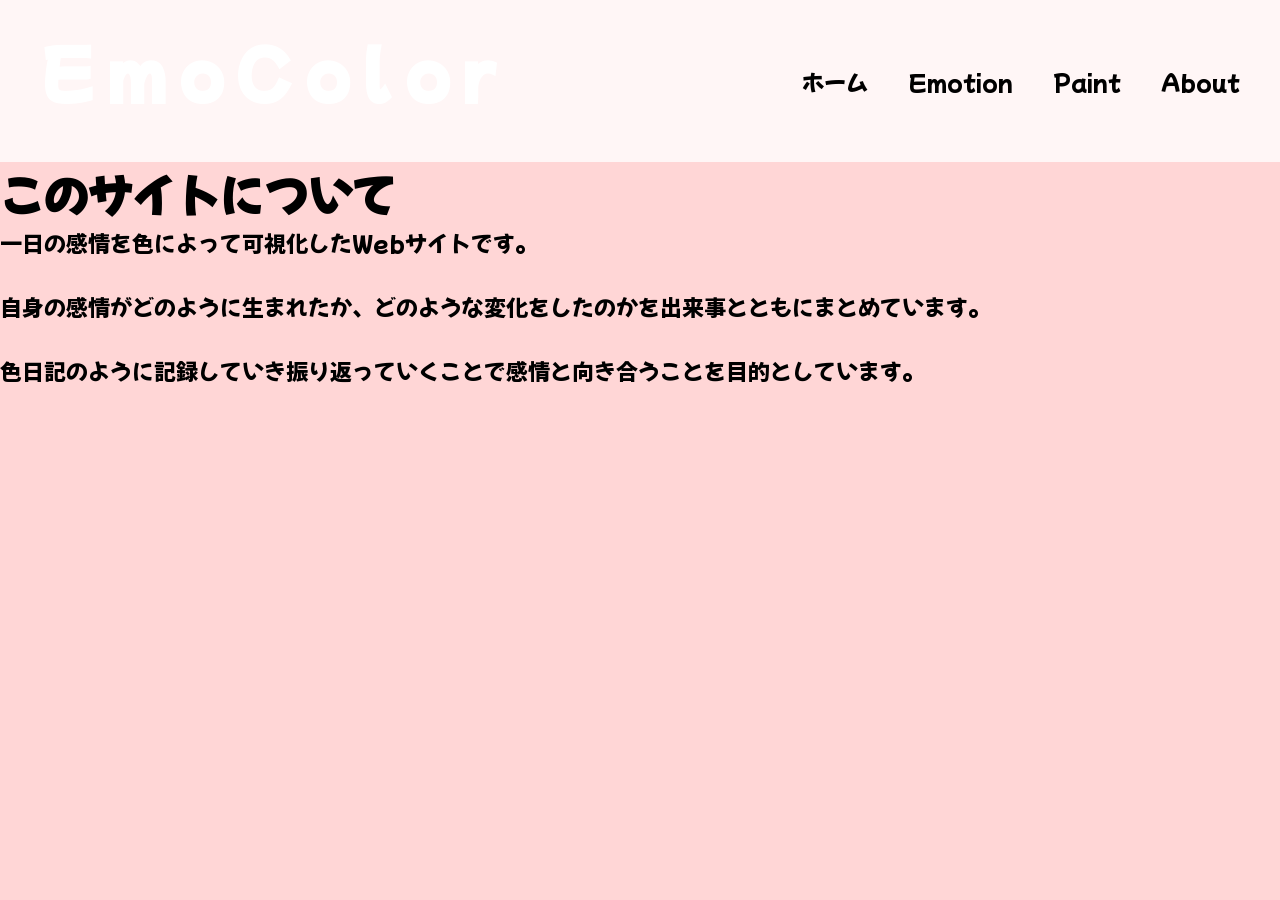
<file: about.html>
<!DOCTYPE html>
<html lang="ja">
<head>
    <meta charset="UTF-8">
    <title>ABOUT</title>
    <link rel="stylesheet" href="style.css">
    <link rel="preconnect" href="https://fonts.googleapis.com">
<link rel="preconnect" href="https://fonts.gstatic.com" crossorigin>
<link href="https://fonts.googleapis.com/css2?family=Mochiy+Pop+One&display=swap" rel="stylesheet">
</head>
<body>

<header>

    <h1 class="logo">EmoColor</h1>

    <nav id="nav">

        <ul>
            <li><a href="index.html">ホーム</a></li>
            <li><a href="emotion.html">Emotion</a></li>
            <li><a href="paint.html">Paint</a></li>
            <li><a href="about.html">About</a></li>
        </ul>

    </nav>

</header>

<body>
<main> 
    <h1>このサイトについて</h1>
    <p>一日の感情を色によって可視化したWebサイトです。</p>
    <br>
    <p>自身の感情がどのように生まれたか、どのような変化をしたのかを出来事とともにまとめています。</p>
    <br>
    <p>色日記のように記録していき振り返っていくことで感情と向き合うことを目的としています。</p>
</main>
<script>
const colors = [
    "#FFD6D6",
    "#A7C7E7",
    "#FFB347",
    "#FF6961",
    "#77DD77",
    "#CDB4DB"
];

let index = 0;

/* 背景初期色 */
document.body.style.backgroundColor = colors[0];

/* スプラッシュ */
window.addEventListener("load", () => {
    const splash = document.getElementById("splash");

    if (sessionStorage.getItem("visited")) {
        splash.style.display = "none";
    } else {
        sessionStorage.setItem("visited", "true");

        setTimeout(() => {
            splash.classList.add("hide");

            setTimeout(() => {
                splash.style.display = "none";
            }, 1000);

        }, 3000);
    }
});

/* 背景色変更 */
setInterval(() => {
    index = (index + 1) % colors.length;
    document.body.style.backgroundColor = colors[index];
}, 5000);
</script>
</body>
</file>
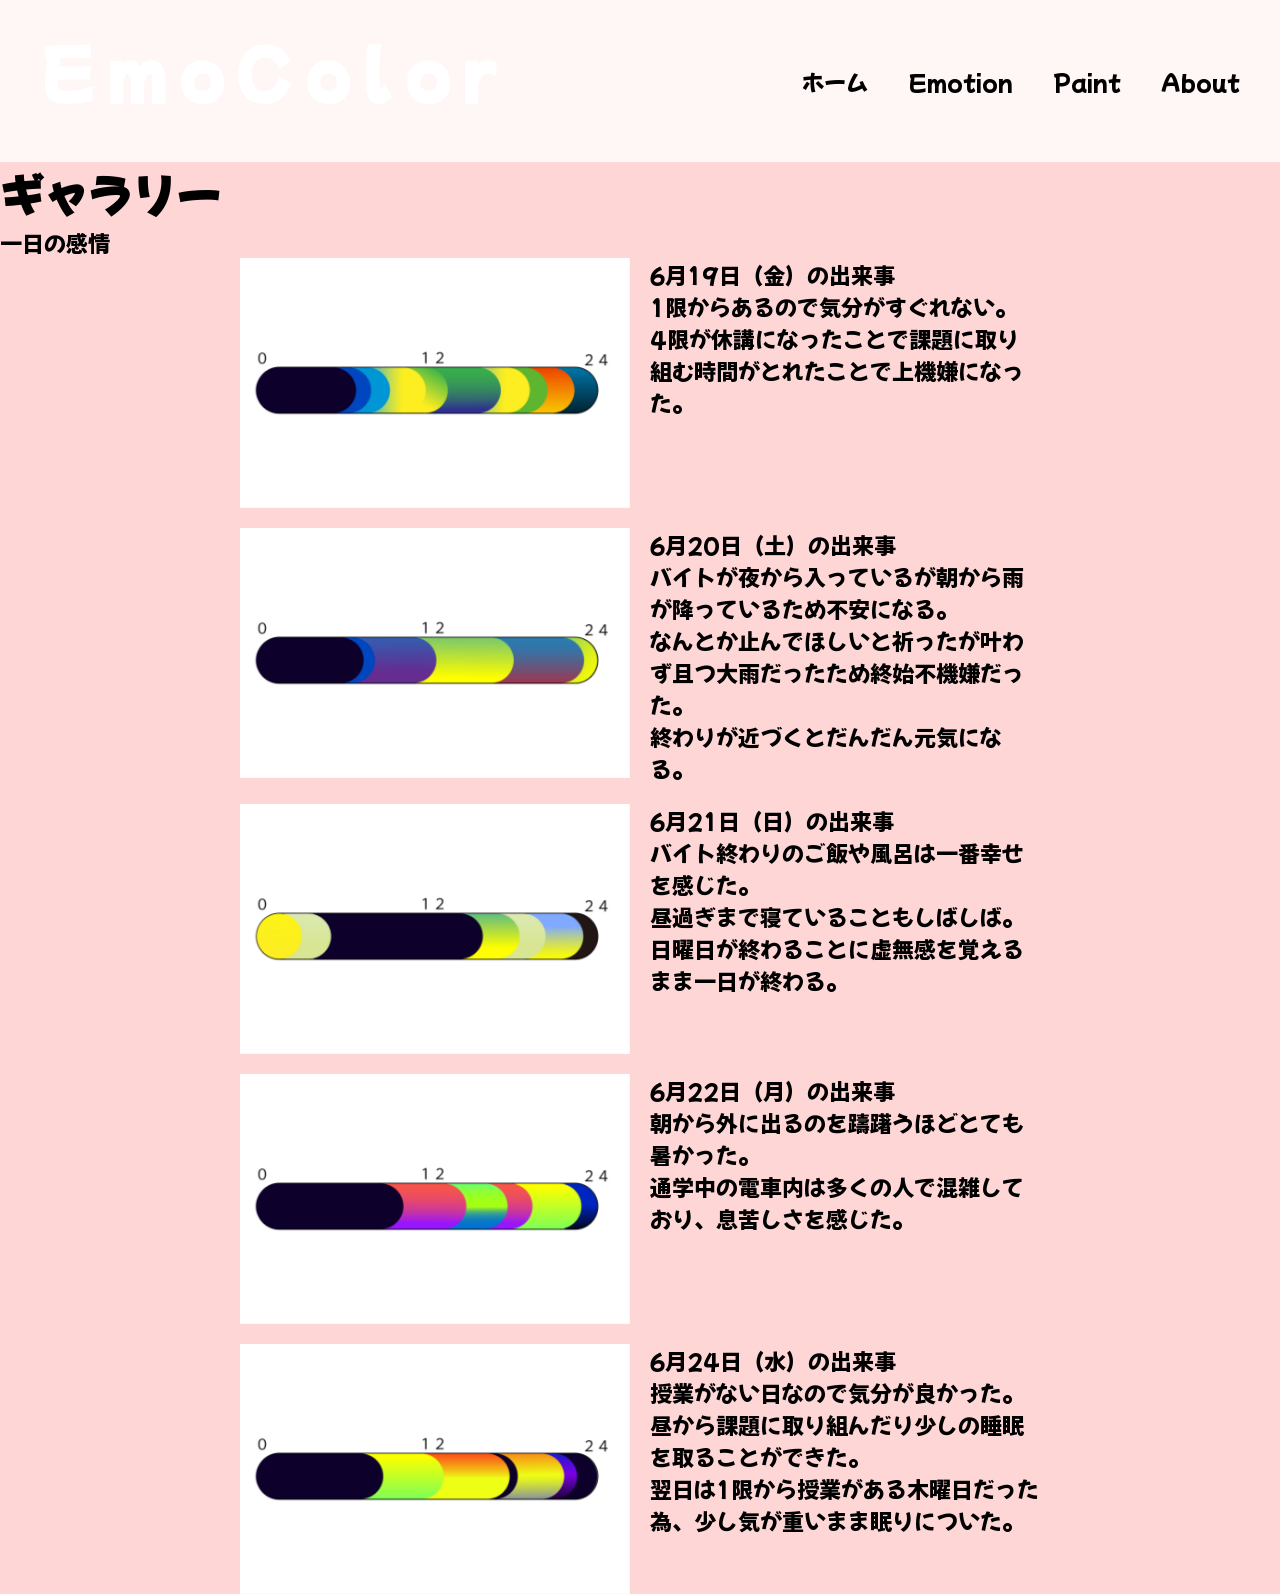
<file: emotion.html>
<!DOCTYPE html>
<html lang="ja">
<head>
    <meta charset="UTF-8">
    <title>CONTENT</title>
    <link rel="stylesheet" href="style.css">
    <link rel="preconnect" href="https://fonts.googleapis.com">
<link rel="preconnect" href="https://fonts.gstatic.com" crossorigin>
<link href="https://fonts.googleapis.com/css2?family=Mochiy+Pop+One&display=swap" rel="stylesheet">
</head>
<body>

<header>

    <h1 class="logo">EmoColor</h1>

    <nav id="nav">

        <ul>
            <li><a href="index.html">ホーム</a></li>
            <li><a href="emotion.html">Emotion</a></li>
            <li><a href="paint.html">Paint</a></li>
            <li><a href="about.html">About</a></li>
        </ul>

    </nav>

</header>

<main>
    <h1>ギャラリー</h1>
    <p>一日の感情</p>
</div>

</div>
<div class="image-grid">
    <img src="images/1st.png" alt="画像1">
    <p>
        6月19日（金）の出来事
        <br>1限からあるので気分がすぐれない。
        <br>4限が休講になったことで課題に取り組む時間がとれたことで上機嫌になった。<br>
    </p>
    <img src="images/2nd.png" alt="画像2">
    <p>
        6月20日（土）の出来事<br>
        バイトが夜から入っているが朝から雨が降っているため不安になる。
        <br>なんとか止んでほしいと祈ったが叶わず且つ大雨だったため終始不機嫌だった。
        <br>終わりが近づくとだんだん元気になる。    </p>
    <img src="images/3rd.png" alt="画像3">
    <p>
        6月21日（日）の出来事<br>
        バイト終わりのご飯や風呂は一番幸せを感じた。
        <br>昼過ぎまで寝ていることもしばしば。
        <br>日曜日が終わることに虚無感を覚えるまま一日が終わる。
    </p>
    <img src="images/4th.png" alt="画像4">
    <p>
        6月22日（月）の出来事<br>
        朝から外に出るのを躊躇うほどとても暑かった。
        <br>通学中の電車内は多くの人で混雑しており、息苦しさを感じた。
        <br>
    </p>
    <img src="images/5th.png" alt="画像5">
    <p>
        6月24日（水）の出来事<br>
        授業がない日なので気分が良かった。
        <br>昼から課題に取り組んだり少しの睡眠を取ることができた。
        <br>翌日は1限から授業がある木曜日だった為、少し気が重いまま眠りについた。
    </p>
</div>
<body>
    <script>
const colors = [
    "#FFD6D6",
    "#A7C7E7",
    "#FFB347",
    "#FF6961",
    "#77DD77",
    "#CDB4DB"
];

let index = 0;

/* 背景初期色 */
document.body.style.backgroundColor = colors[0];

/* スプラッシュ */
window.addEventListener("load", () => {
    const splash = document.getElementById("splash");

    if (sessionStorage.getItem("visited")) {
        splash.style.display = "none";
    } else {
        sessionStorage.setItem("visited", "true");

        setTimeout(() => {
            splash.classList.add("hide");

            setTimeout(() => {
                splash.style.display = "none";
            }, 1000);

        }, 3000);
    }
});

/* 背景色変更 */
setInterval(() => {
    index = (index + 1) % colors.length;
    document.body.style.backgroundColor = colors[index];
}, 5000);
</script>
</body>
</html>
</file>
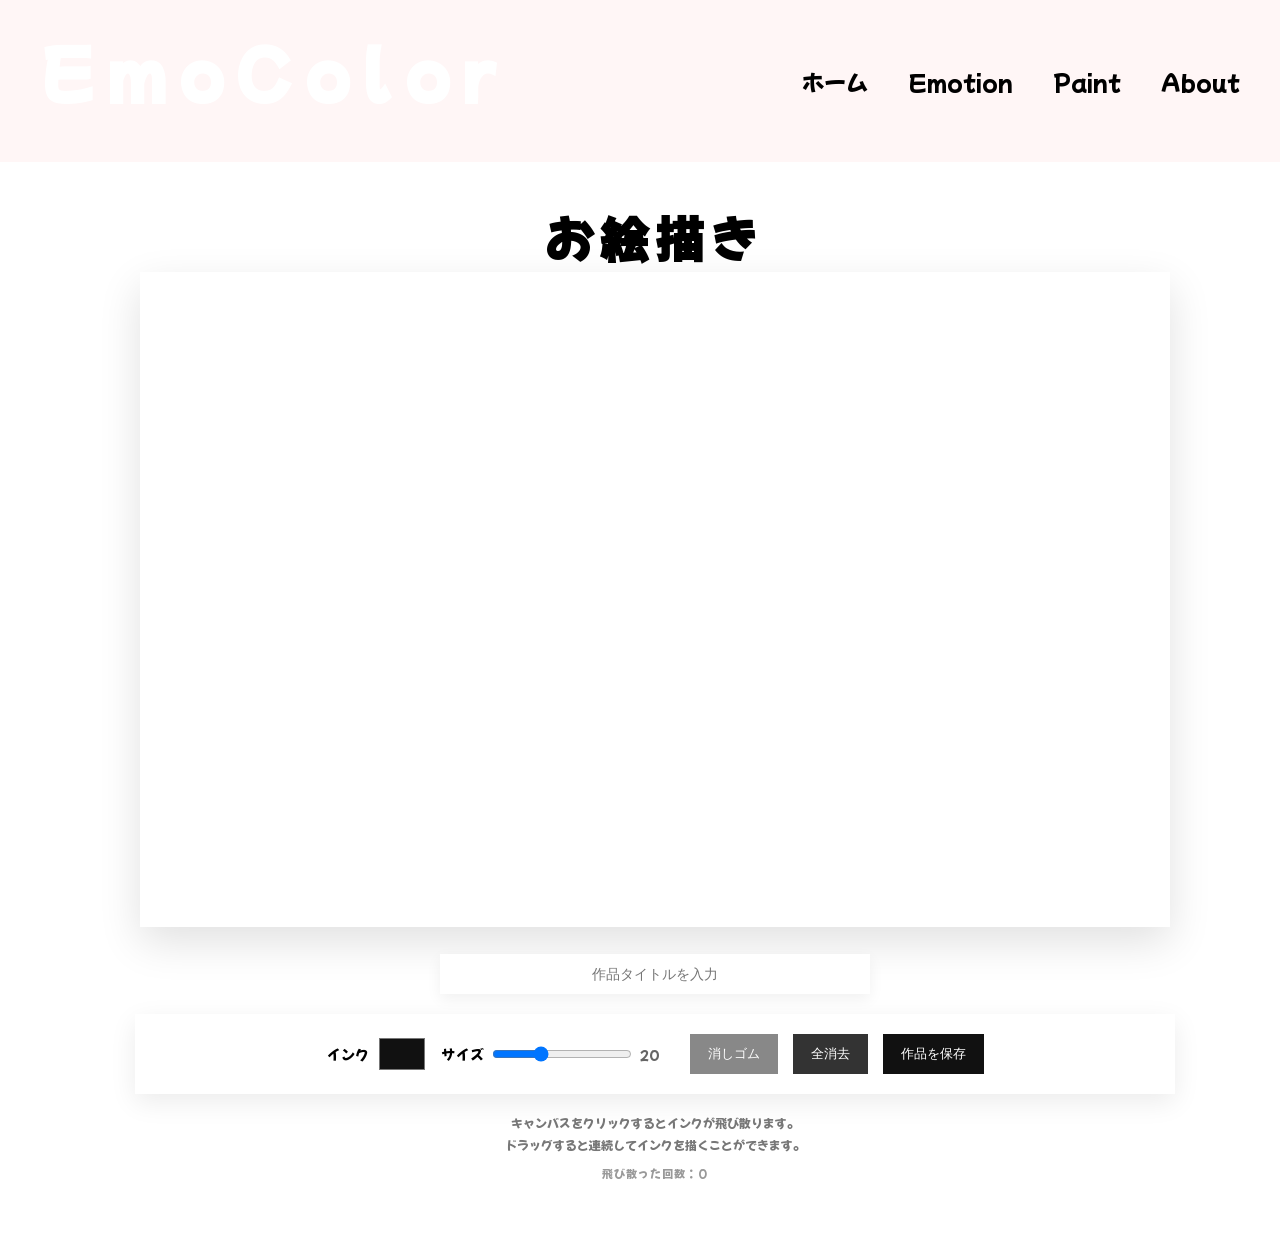
<file: paint.html>
<!DOCTYPE html>
<html lang="ja">

<head>
    <meta charset="UTF-8">

    <title>お絵描き</title>

    <!-- 既存のCSS -->
    <link rel="stylesheet" href="style.css">

    <!-- Google Fonts -->
    <link rel="preconnect" href="https://fonts.googleapis.com">
    <link rel="preconnect" href="https://fonts.gstatic.com" crossorigin>

    <link href="https://fonts.googleapis.com/css2?family=Mochiy+Pop+One&display=swap"
        rel="stylesheet">


    <!-- お絵描き専用CSS -->
    <style>

        /* =================================
           お絵描きページ全体
        ================================= */

        .ink-page {
            width: 100%;

            min-height: calc(100vh - 100px);

            display: flex;

            justify-content: center;

            padding: 40px 15px 60px;
        }


        /* =================================
           お絵描きコンテンツ
        ================================= */

        .ink-container {
            width: min(1100px, 100%);

            text-align: center;
        }


        /* =================================
           タイトル
        ================================= */

        .ink-title {
            margin: 0;

            font-size: clamp(28px, 5vw, 48px);

            letter-spacing: 0.15em;

            font-weight: 700;
        }


        .ink-subtitle {
            margin: 8px 0 25px;

            color: #777;

            font-size: 13px;

            letter-spacing: 0.15em;
        }


        /* =================================
           キャンバスを囲む白い紙
        ================================= */

        .ink-paper {
            background: white;

            padding: 15px;

            box-shadow:
                0 15px 40px rgba(0, 0, 0, 0.12);

            display: inline-block;

            width: 100%;

            max-width: 1000px;
        }


        /* =================================
           キャンバス
        ================================= */

        #canvas {
            display: block;

            width: 100%;

            height: auto;

            background: white;

            cursor: crosshair;

            touch-action: none;
        }

        /* =========================
   　　　　　　アニメーション用キャンバス
　　　　　　　========================= */

          .canvas-wrap {
              position: relative;
              width: 100%;
          }

          #effectCanvas {
              position: absolute;
              top: 0;
              left: 0;

              width: 100%;
              height: 100%;

              pointer-events: none;
              background: transparent;

              z-index: 2;
          }


        /* =================================
           作品タイトル
        ================================= */

        .ink-work-title {
            margin-top: 20px;
        }


        #titleInput {
            width: min(400px, 90%);

            padding: 12px 15px;

            border: none;

            background: white;

            outline: none;

            font-size: 14px;

            text-align: center;

            box-shadow:
                0 5px 15px rgba(0, 0, 0, 0.06);
        }


        #titleInput:focus {
            box-shadow:
                0 0 0 2px #222;
        }


        /* =================================
           操作パネル
        ================================= */

        .ink-controls {
            width: 100%;

            max-width: 1000px;

            margin: 20px auto 0;

            background: white;

            padding: 20px;

            display: flex;

            flex-wrap: wrap;

            justify-content: center;

            align-items: center;

            gap: 15px;

            box-shadow:
                0 8px 25px rgba(0, 0, 0, 0.08);
        }


        .ink-control {
            display: flex;

            align-items: center;

            gap: 8px;

            font-size: 14px;
        }


        /* =================================
           カラーピッカー
        ================================= */

        #colorPicker {
            width: 50px;

            height: 40px;

            padding: 0;

            border: none;

            background: transparent;

            cursor: pointer;
        }


        /* =================================
           サイズ
        ================================= */

        #sizeSlider {
            width: 140px;

            cursor: pointer;
        }


        #sizeValue {
            min-width: 35px;

            text-align: left;

            font-size: 13px;

            color: #666;
        }


        /* =================================
           ボタン
        ================================= */

        .ink-controls button {
            border: none;

            padding: 11px 18px;

            background: #222;

            color: white;

            font-size: 13px;

            cursor: pointer;

            transition: 0.2s;
        }


        .ink-controls button:hover {
            background: #555;

            transform: translateY(-1px);
        }


        .ink-controls button:active {
            transform: translateY(0);
        }


        /* 消しゴム */

        #eraseButton {
            background: #888;
        }


        #eraseButton.active {
            background: #d9534f;
        }


        /* 全消去 */

        #clearButton {
            background: #333;
        }


        /* 保存 */

        #saveButton {
            background: #111;
        }


        /* =================================
           説明
        ================================= */

        .ink-instruction {
            margin-top: 18px;

            color: #777;

            font-size: 12px;

            line-height: 1.8;
        }


        /* =================================
           カウント
        ================================= */

        .ink-counter {
            margin-top: 10px;

            font-size: 11px;

            color: #999;

            letter-spacing: 0.1em;
        }


        /* =================================
           スマートフォン
        ================================= */

        @media (max-width: 600px) {

            .ink-page {
                padding: 25px 10px 40px;
            }


            .ink-paper {
                padding: 8px;
            }


            .ink-controls {
                padding: 15px 10px;

                gap: 10px;
            }


            .ink-control {
                font-size: 12px;
            }


            .ink-controls button {
                padding: 10px 13px;

                font-size: 12px;
            }

        }

    </style>

</head>


<body>


    <!-- =================================
         既存のヘッダー
    ================================= -->

    <header>

        <h1 class="logo">
            EmoColor
        </h1>


        <nav id="nav">

            <ul>

                <li>
                    <a href="index.html">
                        ホーム
                    </a>
                </li>

                <li>
                    <a href="emotion.html">
                        Emotion
                    </a>
                </li>

                <li>
                    <a href="paint.html">
                        Paint
                    </a>
                </li>

                <li>
                    <a href="about.html">
                        About
                    </a>
                </li>

            </ul>

        </nav>

    </header>



    <!-- =================================
         お絵描きページ
    ================================= -->

    <main class="ink-page">

        <div class="ink-container">


            <!-- タイトル -->

            <h2 class="ink-title">
                お絵描き
            </h2>



            <!-- =================================
                 キャンバス
            ================================= -->

            <div class="ink-paper">

    <div class="canvas-wrap">

        <!-- 作品を描くキャンバス -->
        <canvas
            id="canvas"
            width="1200"
            height="750">
        </canvas>

        <!-- 飛んでくるインクを表示するキャンバス -->
        <canvas
            id="effectCanvas"
            width="1200"
            height="750"
            aria-hidden="true">
        </canvas>

    </div>

</div>



            <!-- =================================
                 作品タイトル
            ================================= -->

            <div class="ink-work-title">

                <input
                    type="text"
                    id="titleInput"
                    placeholder="作品タイトルを入力">

            </div>



            <!-- =================================
                 操作パネル
            ================================= -->

            <div class="ink-controls">


                <!-- 色 -->

                <div class="ink-control">

                    <label for="colorPicker">
                        インク
                    </label>

                    <input
                        type="color"
                        id="colorPicker"
                        value="#111111">

                </div>



                <!-- サイズ -->

                <div class="ink-control">

                    <label for="sizeSlider">
                        サイズ
                    </label>

                    <input
                        type="range"
                        id="sizeSlider"
                        min="5"
                        max="50"
                        value="20">

                    <span id="sizeValue">
                        20
                    </span>

                </div>



                <!-- 消しゴム -->

                <button id="eraseButton">
                    消しゴム
                </button>



                <!-- 全消去 -->

                <button id="clearButton">
                    全消去
                </button>



                <!-- 保存 -->

                <button id="saveButton">
                    作品を保存
                </button>


            </div>



            <!-- =================================
                 説明
            ================================= -->

            <p class="ink-instruction">

                キャンバスをクリックするとインクが飛び散ります。<br>

                ドラッグすると連続してインクを描くことができます。
                 <div class="ink-counter">
                    飛び散った回数：<span id="counter">0</span>
                 </div>
            </p>


        </div>

    </main>



    <!-- =================================
         JavaScript
    ================================= -->

    <script>

        /* =========================
           要素取得
        ========================= */

        const canvas =
            document.getElementById("canvas");

        const ctx =
            canvas.getContext("2d");
        
        /* アニメーション用キャンバス */
        const effectCanvas =
            document.getElementById("effectCanvas");

        const effectCtx =
            effectCanvas.getContext("2d");

        const colorPicker =
            document.getElementById("colorPicker");

        const sizeSlider =
            document.getElementById("sizeSlider");

        const sizeValue =
            document.getElementById("sizeValue");

        const eraseButton =
            document.getElementById("eraseButton");

        const clearButton =
            document.getElementById("clearButton");

        const saveButton =
            document.getElementById("saveButton");

        const titleInput =
            document.getElementById("titleInput");

        const counterElement =
            document.getElementById("counter");


        /* =========================
           状態
        ========================= */

        let isDrawing = false;

        let isEraser = false;

        let splashCount = 0;

        /* アニメーションの状態 */
        let isAnimating = false;

        let animationFrameId = null;

        let animationToken = 0;


        /* =========================
           サイズ表示
        ========================= */

        sizeSlider.addEventListener(
            "input",
            function () {

                sizeValue.textContent =
                    sizeSlider.value;

            }
        );


        /* =========================
           ランダム値
        ========================= */

        function random(min, max) {

            return Math.random()
                * (max - min)
                + min;

        }


        /* =========================
           インク1滴
        ========================= */

        function drawInk(
            x,
            y,
            size,
            color
        ) {

            ctx.beginPath();

            ctx.arc(
                x,
                y,
                size,
                0,
                Math.PI * 2
            );

            ctx.fillStyle = color;

            ctx.fill();

        }


        /* =========================
           インクを飛ばす
        ========================= */

        function splashInk(x, y) {

            const baseSize =
                Number(sizeSlider.value);


            /* 消しゴム */

            if (isEraser) {

                ctx.save();

                ctx.globalCompositeOperation =
                    "destination-out";


                ctx.beginPath();

                ctx.arc(
                    x,
                    y,
                    baseSize * 2,
                    0,
                    Math.PI * 2
                );

                ctx.fill();

                ctx.restore();

                return;
            }


            const color =
                colorPicker.value;


            /* 中心 */

            drawInk(
                x,
                y,
                random(
                    baseSize * 0.7,
                    baseSize * 1.3
                ),
                color
            );


            /* 周囲 */

            const amount =
                Math.floor(
                    random(15, 35)
                );


            for (
                let i = 0;
                i < amount;
                i++
            ) {

                const angle =
                    Math.random()
                    * Math.PI
                    * 2;


                const distance =
                    Math.pow(
                        Math.random(),
                        0.7
                    )
                    * baseSize
                    * 5;


                const splashX =
                    x
                    + Math.cos(angle)
                    * distance;


                const splashY =
                    y
                    + Math.sin(angle)
                    * distance;


                const splashSize =
                    random(
                        1,
                        baseSize * 0.35
                    );


                drawInk(
                    splashX,
                    splashY,
                    splashSize,
                    color
                );

            }


            /* 離れた飛沫 */

            if (Math.random() > 0.5) {

                const angle =
                    Math.random()
                    * Math.PI
                    * 2;


                const distance =
                    random(
                        baseSize * 3,
                        baseSize * 7
                    );


                const dotX =
                    x
                    + Math.cos(angle)
                    * distance;


                const dotY =
                    y
                    + Math.sin(angle)
                    * distance;


                drawInk(
                    dotX,
                    dotY,
                    random(
                        1,
                        baseSize * 0.25
                    ),
                    color
                );

            }


            /* カウント */

            splashCount++;

            counterElement.textContent =
                splashCount;

        }


        /* =========================
           Canvas位置
        ========================= */

        function getPosition(event) {

        const rect =
            canvas.getBoundingClientRect();

        const scaleX =
            canvas.width / rect.width;

        const scaleY =
            canvas.height / rect.height;

        return {
            x:
                (event.clientX - rect.left)
                * scaleX,

            y:
                (event.clientY - rect.top)
                * scaleY
        };

    } // ← この } が必要です


    // この下からアニメーションの関数を開始
    function animateSplashBomb(x, y) {

    // 消しゴムは今までどおり即座に動作させる
    if (isEraser) {
        splashInk(x, y);
        return;
    }

    // アニメーション中の重複起動を防ぐ
    if (isAnimating) {
        return;
    }

    isAnimating = true;

    const token = ++animationToken;

    const color = colorPicker.value;
    const baseSize = Number(sizeSlider.value);

    // インクが飛んでくる開始位置
    const startX = Math.max(
        8,
        Math.min(canvas.width - 8, x - 75)
    );

    const startY = Math.max(
        8,
        Math.min(canvas.height - 8, y - 80)
    );

    const startTime = performance.now();

    // 飛んでくる時間と着弾後の時間
    const flightDuration = 230;
    const impactDuration = 260;
    const totalDuration =
        flightDuration + impactDuration;

    let impactDone = false;
    let particles = [];

    function animate(now) {

        // 全消去などで中断された場合は終了
        if (token !== animationToken) {
            return;
        }

        const elapsed = now - startTime;

        effectCtx.clearRect(
            0,
            0,
            effectCanvas.width,
            effectCanvas.height
        );

        /* -------------------------
           1. インクが飛んでくる
        ------------------------- */

        if (elapsed < flightDuration) {

            const progress =
                elapsed / flightDuration;

            // 徐々に減速して着弾する動き
            const eased =
                1 - Math.pow(1 - progress, 3);

            const ballX =
                startX + (x - startX) * eased;

            const ballY =
                startY
                + (y - startY) * eased
                - Math.sin(progress * Math.PI) * 22;

            // 後ろに小さな飛沫を描く
            for (let i = 3; i >= 1; i--) {

                const trailX =
                    ballX - (x - startX) * i * 0.055;

                const trailY =
                    ballY - (y - startY) * i * 0.055;

                effectCtx.beginPath();

                effectCtx.arc(
                    trailX,
                    trailY,
                    Math.max(1.5, baseSize * 0.07 * (4 - i)),
                    0,
                    Math.PI * 2
                );

                effectCtx.fillStyle = color;
                effectCtx.globalAlpha = 0.45;

                effectCtx.fill();
            }

            effectCtx.globalAlpha = 1;

            // 飛んでくるインクの塊
            effectCtx.beginPath();

            effectCtx.arc(
                ballX,
                ballY,
                Math.max(4, baseSize * 0.42),
                0,
                Math.PI * 2
            );

            effectCtx.fillStyle = color;
            effectCtx.fill();

            // インク表面の小さなハイライト
            effectCtx.beginPath();

            effectCtx.arc(
                ballX - baseSize * 0.12,
                ballY - baseSize * 0.13,
                Math.max(1.5, baseSize * 0.09),
                0,
                Math.PI * 2
            );

            effectCtx.fillStyle = "rgba(255,255,255,0.5)";
            effectCtx.fill();

        } else {

            /* -------------------------
               2. 着弾してインクが弾ける
            ------------------------- */

            if (!impactDone) {

                // 元の描画機能で飛沫を作品に残す
                splashInk(x, y);

                // 飛び散る粒を作る
                const amount = 26;

                for (let i = 0; i < amount; i++) {

                    const angle =
                        Math.random() * Math.PI * 2;

                    const speed =
                        random(
                            baseSize * 1.2,
                            baseSize * 4
                        );

                    particles.push({
                        x: x,
                        y: y,

                        vx: Math.cos(angle) * speed,
                        vy: Math.sin(angle) * speed,

                        radius: random(
                            1.5,
                            Math.max(2, baseSize * 0.22)
                        )
                    });
                }

                impactDone = true;
            }

            const impactProgress = Math.min(
                1,
                (elapsed - flightDuration)
                    / impactDuration
            );

            // 粒が広がりながら徐々に消える
            effectCtx.save();

            effectCtx.globalAlpha =
                1 - impactProgress;

            particles.forEach(function(particle) {

                const particleX =
                    particle.x
                    + particle.vx * impactProgress;

                const particleY =
                    particle.y
                    + particle.vy * impactProgress
                    + baseSize * 1.2
                    * impactProgress
                    * impactProgress;

                effectCtx.beginPath();

                effectCtx.arc(
                    particleX,
                    particleY,
                    particle.radius
                        * (1 - impactProgress * 0.25),
                    0,
                    Math.PI * 2
                );

                effectCtx.fillStyle = color;
                effectCtx.fill();

            });

            effectCtx.restore();
        }

        /* -------------------------
           3. アニメーション終了
        ------------------------- */

        if (elapsed < totalDuration) {

            animationFrameId =
                requestAnimationFrame(animate);

        } else {

            effectCtx.clearRect(
                0,
                0,
                effectCanvas.width,
                effectCanvas.height
            );

            animationFrameId = null;
            isAnimating = false;
        }
    }

    animationFrameId =
        requestAnimationFrame(animate);
}


        /* =========================
           描画開始
        ========================= */

        canvas.addEventListener("pointerdown", function(event) {
    event.preventDefault();

    if (isAnimating) return;

    isDrawing = true;
    canvas.setPointerCapture(event.pointerId);

    const position = getPosition(event);

    // インクが飛んできて弾けるアニメーション
    animateSplashBomb(position.x, position.y);
});

canvas.addEventListener("pointermove", function(event) {
    if (!isDrawing || isAnimating) return;

    event.preventDefault();

    const position = getPosition(event);

    // ドラッグ中は従来のインク描画
    splashInk(position.x, position.y);
});

canvas.addEventListener("pointerup", function() {
    isDrawing = false;
});

canvas.addEventListener("pointercancel", function() {
    isDrawing = false;
});


        /* =========================
           消しゴム
        ========================= */

        eraseButton.addEventListener(
            "click",
            function () {

                isEraser =
                    !isEraser;


                if (isEraser) {

                    eraseButton
                        .classList
                        .add("active");

                    eraseButton.textContent =
                        "消しゴム ON";

                } else {

                    eraseButton
                        .classList
                        .remove("active");

                    eraseButton.textContent =
                        "消しゴム";

                }

            }
        );


        /* =========================
           全消去
        ========================= */

        clearButton.addEventListener(
            "click",
            function () {

                const answer =
                    confirm(
                        "作品をすべて消しますか？"
                    );


                if (!answer) {
                    return;
                }
        // 再生中のアニメーションを停止
            animationToken++;

            if (animationFrameId !== null) {
                cancelAnimationFrame(animationFrameId);
            }

            animationFrameId = null;
            isAnimating = false;

            effectCtx.clearRect(
                0,
                0,
                effectCanvas.width,
                effectCanvas.height
            );

                ctx.clearRect(
                    0,
                    0,
                    canvas.width,
                    canvas.height
                );


                splashCount = 0;

                counterElement.textContent =
                    "0";

            }
        );


        /* =========================
           作品保存
        ========================= */

        saveButton.addEventListener(
            "click",
            function () {

                const saveCanvas =
                    document.createElement(
                        "canvas"
                    );


                saveCanvas.width =
                    canvas.width;


                saveCanvas.height =
                    canvas.height;


                const saveCtx =
                    saveCanvas.getContext(
                        "2d"
                    );


                /* 白背景 */

                saveCtx.fillStyle =
                    "#ffffff";


                saveCtx.fillRect(
                    0,
                    0,
                    saveCanvas.width,
                    saveCanvas.height
                );


                /* 作品コピー */

                saveCtx.drawImage(
                    canvas,
                    0,
                    0
                );


                /* ファイル名 */

                let title =
                    titleInput.value.trim();


                if (title === "") {

                    title =
                        "ink-art";

                }


                /* 保存 */

                const link =
                    document.createElement(
                        "a"
                    );


                link.download =
                    title + ".png";


                link.href =
                    saveCanvas.toDataURL(
                        "image/png"
                    );


                link.click();

            }
        );

    </script>


</body>

</html>
</file>
<file: style.css>
*{
    padding: 0px;
    margin: 0px;

}
body {
    transition: background-color 1.5s ease-in-out;
    font-size: 22px;
    font-family: "Mochiy Pop One", sans-serif;
}
html{
    scroll-behavior: smooth;
}
a{
    color: black;
    text-decoration: none;
}
header{
background-color: rgb(255, 246, 246);
padding: 30px;
text-align: center;
display:flex;
    justify-content:space-between;
    align-items:center;

    padding:25px 40px;
}
header h1{
    font-size: 48px;
    margin-bottom: 20px;
}
header nav ul{
    display: flex;
    justify-content: space-around;
    list-style-type: none;
}
section{
    height: 1000px;
}

.page-index{
    main {
    min-height: calc(100vh - 100px);
    display: flex;
    flex-direction: column;
    justify-content: center;
    align-items: center;
    text-align: center;
}
}
.hero img{
    width: 100%;
}
.about{
    background-color: rgb(251, 247, 244);
    padding: 0px;
    text-align: center;
}
footer{
    background-color: rgb(251, 247, 244);
    text-align: center;
    padding: 30px;
}

.btn {
    background-color: lightgray;
    color: black;
    border: none;
    padding: 10px 20px;
    cursor: pointer;
    transition: 0.3s;
}

.box {
    position: relative; /* 追加 */

    width: 300px;
    height: 150px;

    background-color: orange;

    margin: 0 auto;
    text-align: center;

    border-radius: 20px; /* 角を丸くする */

    transition: 0.3s;

    display: flex;              /* 文字を中央に */
    justify-content: center;
    align-items: center;
    opacity: 0;
    animation: floatIn 1.5s ease forwards;
}

.box:hover {
    background-color: red;
    color: white;
    opacity: 0;
    animation: floatIn 1.5s ease forwards;
}

/* 吹き出しのしっぽ */
.box::after {
    content: "";
    position: absolute;

    right: -20px;
    top: 50%;

    transform: translateY(-50%);

    border-width: 15px 0 15px 20px;
    border-style: solid;
    border-color: transparent transparent transparent orange;
    opacity: 0;
    animation: floatIn 1.5s ease forwards;
}

/* ホバー時にしっぽも赤く */
.box:hover::after {
    border-color: transparent transparent transparent red;
    opacity: 0;
    animation: floatIn 1.5s ease forwards;
}

.card {
    width: 250px;
    padding: 20px;
    background-color: #f0f0f0;
    transition: all 0.3s ease;
}

.card:hover {
    background-color: #87ceeb;
    transform: scale(1.05);
}

/* スプラッシュ画面 */
#splash {
    position: fixed;
    top: 0;
    left: 0;
    width: 100%;
    height: 100vh;

    background: #000;

    display: flex;
    justify-content: center;
    align-items: center;

    z-index: 9999;

    animation: fadeOut 1s ease 2s forwards;
}

/* ロゴ */
.logo {
    color: white;
    font-size: 4rem;
    letter-spacing: 0.2em;

    opacity: 0;
    animation: fadeIn 1.5s ease forwards;
}

/* メインコンテンツ */
#content {
    opacity: 0;
    animation: showContent 1s ease 2.8s forwards;
}

@keyframes fadeIn {
    from {
        opacity: 0;
        transform: translateY(30px);
    }

    to {
        opacity: 1;
        transform: translateY(0);
    }
}

@keyframes fadeOut {
    to {
        opacity: 0;
        visibility: hidden;
    }
}

@keyframes showContent {
    to {
        opacity: 1;
    }
}

@keyframes floatIn {
    from {
        opacity: 0;
        transform: translateY(30px);
    }
    to {
        opacity: 1;
        transform: translateY(0);
    }
}

main h1,
main p {
    opacity: 0;
    animation: floatIn 1.5s ease forwards;
}

.image-grid {
    display: grid;
    grid-template-columns: repeat(2, 1fr); /* 2列 */
    gap: 20px; /* 画像間の余白 */
    max-width: 800px;
    margin: 0 auto; /* 中央配置 */
    opacity: 0;
    animation: floatIn 1.5s ease forwards;
}

.image-grid img {
    width: 100%;
    height: 250px;
    object-fit: cover; /* 画像比率を保ちながら枠いっぱいに表示 */
    display: block;
    opacity: 0;
    animation: floatIn 1.5s ease forwards;
}

.mochiy-pop-one-regular {
  font-family: "Mochiy Pop One", sans-serif;
  font-weight: 400;
  font-style: normal;
}

nav ul{
    display:flex;
    list-style:none;
    gap:40px;
}

.hamburger{

    width:35px;
    cursor:pointer;
    display:none;

}

.hamburger span{

    display:block;
    height:3px;
    background:#333;
    margin:7px 0;
    transition:.3s;

}

/* スマホ */

@media screen and (max-width:768px){

    .hamburger{
        display:block;
    }

    nav{

        position:absolute;

        top:80px;
        left:0;

        width:100%;
        background:white;

        display:none;

    }

    nav.active{
        display:block;
    }

    nav ul{

        flex-direction:column;
        text-align:center;
        padding:20px 0;
        gap:25px;

    }

}
</file>
